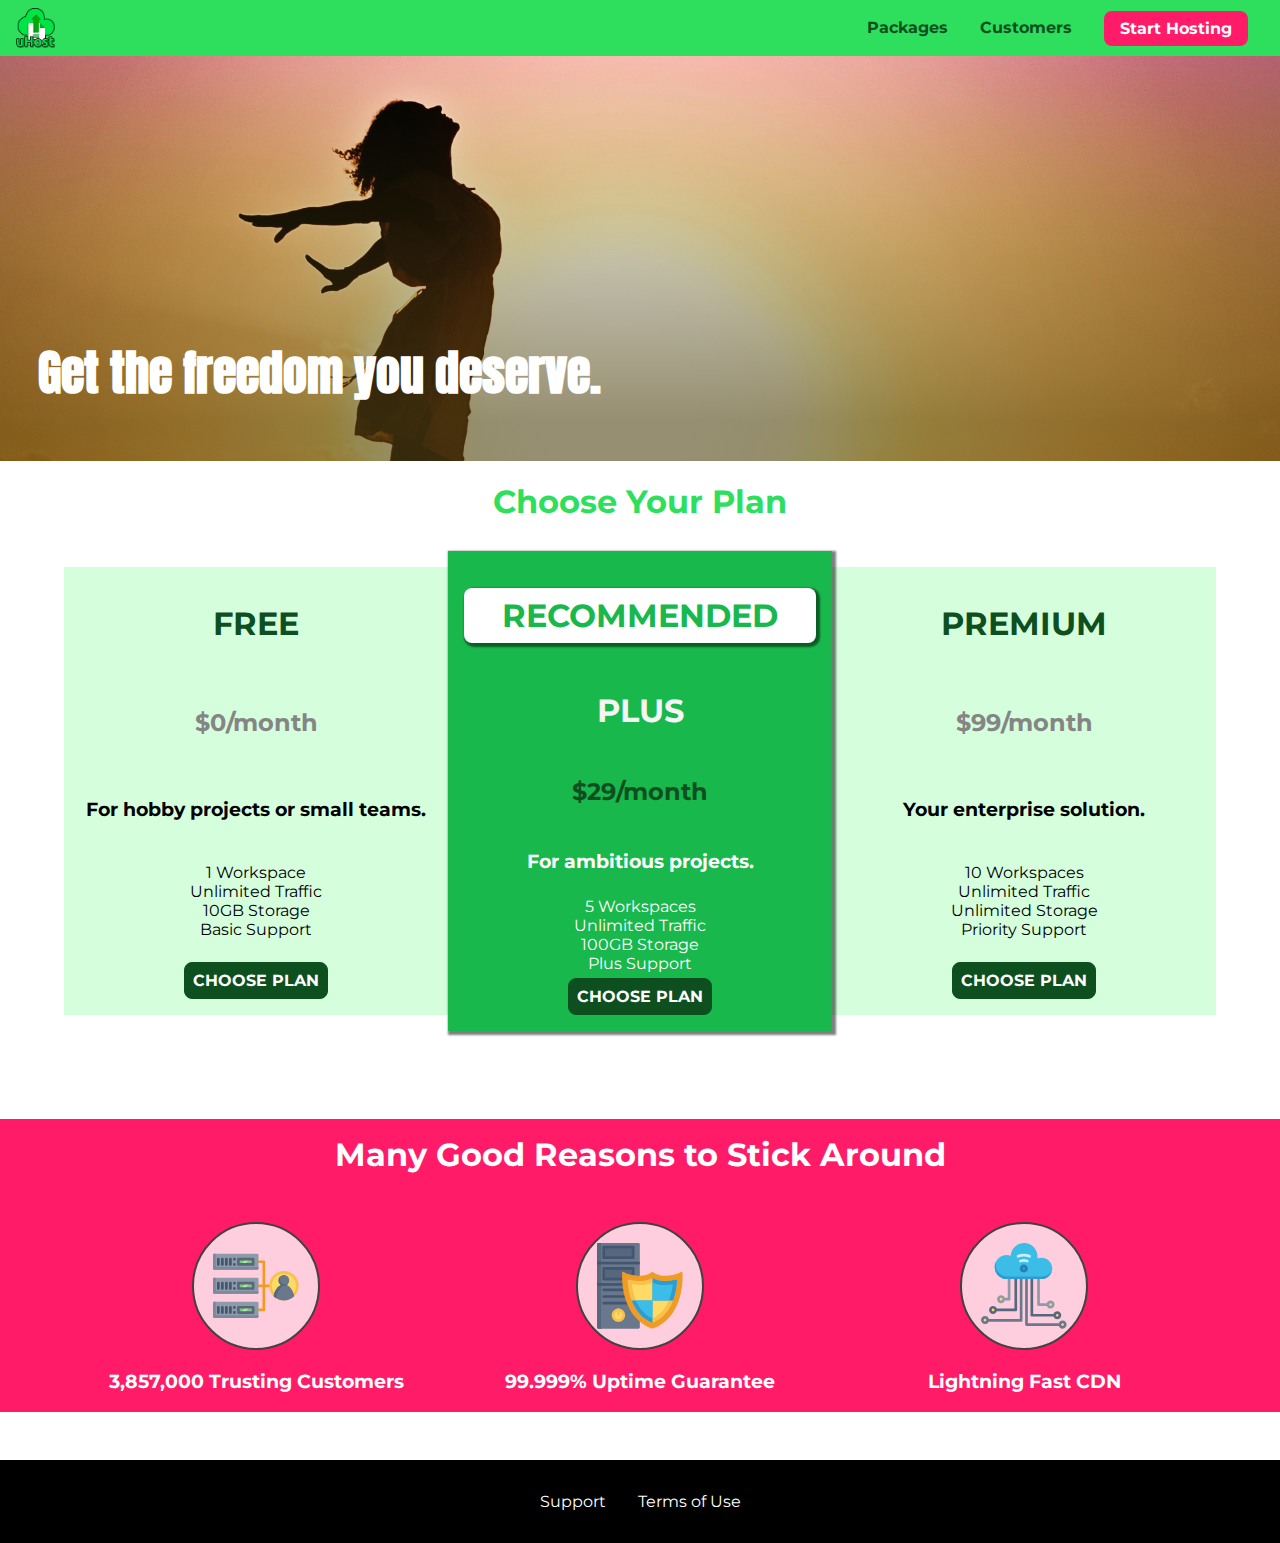
<file: index.html>
<!DOCTYPE html>
<html lang="en">

<head>
    <meta charset="UTF-8">
    <meta http-equiv="X-UA-Compatible" content="ie=edge">
    <meta name="viewport" content="width=device-width, initial-scale=1.0, maximum-scale=2.0">
    <title>uHost</title>
    <link rel="shortcut icon" href="favicon.png">
    <link href="https://fonts.googleapis.com/css?family=Anton" rel="stylesheet">
    <link href="https://fonts.googleapis.com/css?family=Montserrat:400,700" rel="stylesheet">
    <link rel="stylesheet" href="shared.css">
    <link rel="stylesheet" href="main.css">
</head>

<body>
    <div class="backdrop">
        <div class="modal">
            <h1 class="modal__title">Do you want to continue?</h1>
            <div class="modal__actions">
                <a href="start-hosting/index.html" class="modal__action">Yes!</a>
                <button class="modal__action modal__action--negative" type="button">No!</button>
            </div>
        </div>
    </div>
    <header class="main-header">
        <div>
            <button class="toggle-button">
                <span class="toggle-button__bar"></span>
                <span class="toggle-button__bar"></span>
                <span class="toggle-button__bar"></span>
            </button>
            <a href="index.html" class="main-header__brand">
                <img src="images/uhost-icon.png" alt="uHost">
            </a>
        </div>
        <nav class="main-nav">
            <ul class="main-nav__items">
                <li class="main-nav__item">
                    <a href="packages/index.html">Packages</a>
                </li>
                <li class="main-nav__item">
                    <a href="customers/index.html">Customers</a>
                </li>
                <li class="main-nav__item main-nav__item--cta">
                    <a href="start-hosting/index.html">Start Hosting</a>
                </li>
            </ul>
        </nav>
    </header>
    <!-- Mobile Nav -->
    <nav class="mobile-nav">
        <ul class="mobile-nav__items">
            <li class="mobile-nav__item">
                <a href="packages/index.html">Packages</a>
            </li>
            <li class="mobile-nav__item">
                <a href="customers/index.html">Customers</a>
            </li>
            <li class="mobile-nav__item mobile-nav__item--cta">
                <a href="start-hosting/index.html">Start Hosting</a>
            </li>
        </ul>
    </nav>
    <!-- Main -->
    <main>
        <section id="product-overview">
            <h1>Get the freedom you deserve.</h1>
        </section>
        <section id="plans">
            <h1 class="section-title">Choose Your Plan</h1>
            <div class="plan__list">
                <article class="plan">
                    <h1 class="plan__title">FREE</h1>
                    <h2 class="plan__price">$0/month</h2>
                    <h3>For hobby projects or small teams.</h3>
                    <ul class="plan__features">
                        <li>1 Workspace</li>
                        <li>Unlimited Traffic</li>
                        <li>10GB Storage</li>
                        <li>Basic Support</li>
                    </ul>
                    <div>
                        <button class="button">CHOOSE PLAN</button>
                    </div>
                </article>
                <article class="plan plan--highlighted">
                    <h1 class="plan__annotation">RECOMMENDED</h1>
                    <h1 class="plan__title">PLUS</h1>
                    <h2 class="plan__price">$29/month</h2>
                    <h3>For ambitious projects.</h3>
                    <ul class="plan__features">
                        <li>5 Workspaces</li>
                        <li>Unlimited Traffic</li>
                        <li>100GB Storage</li>
                        <li>Plus Support</li>
                    </ul>
                    <div>
                        <button class="button">CHOOSE PLAN</button>
                    </div>
                </article>
                <article class="plan">
                    <h1 class="plan__title">PREMIUM</h1>
                    <h2 class="plan__price">$99/month</h2>
                    <h3>Your enterprise solution.</h3>
                    <ul class="plan__features">
                        <li>10 Workspaces</li>
                        <li>Unlimited Traffic</li>
                        <li>Unlimited Storage</li>
                        <li>Priority Support</li>
                    </ul>
                    <div>
                        <button class="button">CHOOSE PLAN</button>
                    </div>
                </article>
            </div>
        </section>

        <section id="key-features">
            <h1 class="section-title">Many Good Reasons to Stick Around</h1>
            <ul class="key-feature__list">
                <li class="key-feature">
                    <div class="key-feature__image">
                            <svg viewBox="0 0 512 512">
                                <path style="fill:#F09B24;" d="M344,248h-32V112c0-4.418-3.582-8-8-8h-40c-4.418,0-8,3.582-8,8s3.582,8,8,8h32v128h-32  c-4.418,0-8,3.582-8,8s3.582,8,8,8h32v128h-32c-4.418,0-8,3.582-8,8s3.582,8,8,8h40c4.418,0,8-3.582,8-8V264h32c4.418,0,8-3.582,8-8  S348.418,248,344,248z"
                                />
                                <path style="fill:#8E9AA9;" d="M264,64H8c-4.418,0-8,3.582-8,8v80c0,4.418,3.582,8,8,8h256c4.418,0,8-3.582,8-8V72  C272,67.582,268.418,64,264,64z"
                                />
                                <path style="fill:#7C899B;" d="M24,144c-4.418,0-8-3.582-8-8V64H8c-4.418,0-8,3.582-8,8v80c0,4.418,3.582,8,8,8h256  c4.418,0,8-3.582,8-8v-8H24z"
                                />
                                <rect x="152" y="96" style="fill:#B8E3A8;" width="88" height="32" />
                                <g>
                                    <polygon style="fill:#7EC97D;" points="152,96 152,128 166,128 198,96  " />
                                    <polygon style="fill:#7EC97D;" points="220,96 188,128 240,128 240,96  " />
                                </g>
                                <path style="fill:#56677E;" d="M240,136h-88c-4.418,0-8-3.582-8-8V96c0-4.418,3.582-8,8-8h88c4.418,0,8,3.582,8,8v32  C248,132.418,244.418,136,240,136z M160,120h72v-16h-72V120z"
                                />
                                <g>
                                    <path style="fill:#435670;" d="M32,136c-4.418,0-8-3.582-8-8V96c0-4.418,3.582-8,8-8s8,3.582,8,8v32C40,132.418,36.418,136,32,136z   "
                                    />
                                    <path style="fill:#435670;" d="M56,136c-4.418,0-8-3.582-8-8V96c0-4.418,3.582-8,8-8s8,3.582,8,8v32C64,132.418,60.418,136,56,136z   "
                                    />
                                    <path style="fill:#435670;" d="M80,136c-4.418,0-8-3.582-8-8V96c0-4.418,3.582-8,8-8s8,3.582,8,8v32C88,132.418,84.418,136,80,136z   "
                                    />
                                    <path style="fill:#435670;" d="M104,136c-4.418,0-8-3.582-8-8V96c0-4.418,3.582-8,8-8s8,3.582,8,8v32   C112,132.418,108.418,136,104,136z"
                                    />
                                    <path style="fill:#435670;" d="M128,105c-4.418,0-8-3.582-8-8v-1c0-4.418,3.582-8,8-8s8,3.582,8,8v1   C136,101.418,132.418,105,128,105z"
                                    />
                                    <path style="fill:#435670;" d="M128,136c-4.418,0-8-3.582-8-8v-1c0-4.418,3.582-8,8-8s8,3.582,8,8v1   C136,132.418,132.418,136,128,136z"
                                    />
                                </g>
                                <path style="fill:#8E9AA9;" d="M264,208H8c-4.418,0-8,3.582-8,8v80c0,4.418,3.582,8,8,8h256c4.418,0,8-3.582,8-8v-80  C272,211.582,268.418,208,264,208z"
                                />
                                <path style="fill:#7C899B;" d="M24,288c-4.418,0-8-3.582-8-8v-72H8c-4.418,0-8,3.582-8,8v80c0,4.418,3.582,8,8,8h256  c4.418,0,8-3.582,8-8v-8H24z"
                                />
                                <rect x="152" y="240" style="fill:#B8E3A8;" width="88" height="32" />
                                <g>
                                    <polygon style="fill:#7EC97D;" points="152,240 152,272 166,272 198,240  " />
                                    <polygon style="fill:#7EC97D;" points="220,240 188,272 240,272 240,240  " />
                                </g>
                                <path style="fill:#56677E;" d="M240,280h-88c-4.418,0-8-3.582-8-8v-32c0-4.418,3.582-8,8-8h88c4.418,0,8,3.582,8,8v32  C248,276.418,244.418,280,240,280z M160,264h72v-16h-72V264z"
                                />
                                <g>
                                    <path style="fill:#435670;" d="M32,280c-4.418,0-8-3.582-8-8v-32c0-4.418,3.582-8,8-8s8,3.582,8,8v32C40,276.418,36.418,280,32,280   z"
                                    />
                                    <path style="fill:#435670;" d="M56,280c-4.418,0-8-3.582-8-8v-32c0-4.418,3.582-8,8-8s8,3.582,8,8v32C64,276.418,60.418,280,56,280   z"
                                    />
                                    <path style="fill:#435670;" d="M80,280c-4.418,0-8-3.582-8-8v-32c0-4.418,3.582-8,8-8s8,3.582,8,8v32C88,276.418,84.418,280,80,280   z"
                                    />
                                    <path style="fill:#435670;" d="M104,280c-4.418,0-8-3.582-8-8v-32c0-4.418,3.582-8,8-8s8,3.582,8,8v32   C112,276.418,108.418,280,104,280z"
                                    />
                                    <path style="fill:#435670;" d="M128,249c-4.418,0-8-3.582-8-8v-1c0-4.418,3.582-8,8-8s8,3.582,8,8v1   C136,245.418,132.418,249,128,249z"
                                    />
                                    <path style="fill:#435670;" d="M128,280c-4.418,0-8-3.582-8-8v-1c0-4.418,3.582-8,8-8s8,3.582,8,8v1   C136,276.418,132.418,280,128,280z"
                                    />
                                </g>
                                <path style="fill:#8E9AA9;" d="M264,352H8c-4.418,0-8,3.582-8,8v80c0,4.418,3.582,8,8,8h256c4.418,0,8-3.582,8-8v-80  C272,355.582,268.418,352,264,352z"
                                />
                                <path style="fill:#7C899B;" d="M24,432c-4.418,0-8-3.582-8-8v-72H8c-4.418,0-8,3.582-8,8v80c0,4.418,3.582,8,8,8h256  c4.418,0,8-3.582,8-8v-8H24z"
                                />
                                <rect x="152" y="384" style="fill:#B8E3A8;" width="88" height="32" />
                                <g>
                                    <polygon style="fill:#7EC97D;" points="152,384 152,416 166,416 198,384  " />
                                    <polygon style="fill:#7EC97D;" points="220,384 188,416 240,416 240,384  " />
                                </g>
                                <path style="fill:#56677E;" d="M240,424h-88c-4.418,0-8-3.582-8-8v-32c0-4.418,3.582-8,8-8h88c4.418,0,8,3.582,8,8v32  C248,420.418,244.418,424,240,424z M160,408h72v-16h-72V408z"
                                />
                                <g>
                                    <path style="fill:#435670;" d="M32,424c-4.418,0-8-3.582-8-8v-32c0-4.418,3.582-8,8-8s8,3.582,8,8v32C40,420.418,36.418,424,32,424   z"
                                    />
                                    <path style="fill:#435670;" d="M56,424c-4.418,0-8-3.582-8-8v-32c0-4.418,3.582-8,8-8s8,3.582,8,8v32C64,420.418,60.418,424,56,424   z"
                                    />
                                    <path style="fill:#435670;" d="M80,424c-4.418,0-8-3.582-8-8v-32c0-4.418,3.582-8,8-8s8,3.582,8,8v32C88,420.418,84.418,424,80,424   z"
                                    />
                                    <path style="fill:#435670;" d="M104,424c-4.418,0-8-3.582-8-8v-32c0-4.418,3.582-8,8-8s8,3.582,8,8v32   C112,420.418,108.418,424,104,424z"
                                    />
                                    <path style="fill:#435670;" d="M128,393c-4.418,0-8-3.582-8-8v-1c0-4.418,3.582-8,8-8s8,3.582,8,8v1   C136,389.418,132.418,393,128,393z"
                                    />
                                    <path style="fill:#435670;" d="M128,424c-4.418,0-8-3.582-8-8v-1c0-4.418,3.582-8,8-8s8,3.582,8,8v1   C136,420.418,132.418,424,128,424z"
                                    />
                                </g>
                                <path style="fill:#F7C14D;" d="M424,168c-48.523,0-88,39.477-88,88s39.477,88,88,88s88-39.477,88-88S472.523,168,424,168z" />
                                <path style="fill:#FFDB66;" d="M424,184c-39.701,0-72,32.299-72,72s32.299,72,72,72s72-32.299,72-72S463.701,184,424,184z" />
                                <path style="fill:#69788D;" d="M484.893,314.16C476.393,274.588,451.922,248,424,248s-52.393,26.588-60.893,66.16  c-0.605,2.82,0.354,5.749,2.511,7.664C381.731,336.124,402.465,344,424,344s42.269-7.876,58.381-22.176  C484.539,319.909,485.498,316.98,484.893,314.16z"
                                />
                                <path style="fill:#56677E;" d="M434.053,249.171C430.768,248.403,427.411,248,424,248c-27.922,0-52.393,26.588-60.893,66.16  c-0.605,2.82,0.354,5.749,2.511,7.664c3.383,3.002,6.979,5.703,10.734,8.125C384.904,286.243,407.373,255.378,434.053,249.171z"
                                />
                                <path style="fill:#69788D;" d="M424,192c-17.645,0-32,14.355-32,32s14.355,32,32,32s32-14.355,32-32S441.645,192,424,192z" />
                                <path style="fill:#56677E;" d="M432,248c-17.645,0-32-14.355-32-32c0-6.783,2.128-13.076,5.742-18.258  C397.444,203.53,392,213.138,392,224c0,17.645,14.355,32,32,32c10.862,0,20.471-5.444,26.258-13.742  C445.076,245.872,438.783,248,432,248z"
                                />
    
                            </svg>
                    </div>
                    <p class="key-feature__description">3,857,000 Trusting Customers</p>
                </li>
                <li class="key-feature">
                    <div class="key-feature__image">
                            <svg viewBox="0 0 512 512">
                                <path style="fill:#69788D;" d="M248,0H8C3.582,0,0,3.582,0,8v496c0,4.418,3.582,8,8,8h240c4.418,0,8-3.582,8-8V8  C256,3.582,252.418,0,248,0z"
                                />
                                <path style="fill:#56677E;" d="M24,504V8c0-4.418,3.582-8,8-8H8C3.582,0,0,3.582,0,8v496c0,4.418,3.582,8,8,8h24  C27.582,512,24,508.418,24,504z"
                                />
                                <g>
                                    <rect x="0" y="112" style="fill:#435670;" width="256" height="16" />
                                    <rect x="0" y="240" style="fill:#435670;" width="256" height="16" />
                                </g>
                                <path style="fill:#F7C14D;" d="M128,392c-22.056,0-40,17.944-40,40s17.944,40,40,40s40-17.944,40-40S150.056,392,128,392z" />
                                <path style="fill:#FFDB66;" d="M128,408c-13.233,0-24,10.767-24,24s10.767,24,24,24s24-10.767,24-24S141.233,408,128,408z" />
                                <path style="fill:#F7C14D;" d="M128,392c-2.739,0-5.414,0.278-8,0.805V424c0,4.418,3.582,8,8,8c4.418,0,8-3.582,8-8v-31.195  C133.414,392.278,130.739,392,128,392z"
                                />
                                <g>
                                    <path style="fill:#435670;" d="M216,288H40c-4.418,0-8-3.582-8-8s3.582-8,8-8h176c4.418,0,8,3.582,8,8S220.418,288,216,288z"
                                    />
                                    <path style="fill:#435670;" d="M216,328H40c-4.418,0-8-3.582-8-8s3.582-8,8-8h176c4.418,0,8,3.582,8,8S220.418,328,216,328z"
                                    />
                                    <path style="fill:#435670;" d="M216,368H40c-4.418,0-8-3.582-8-8s3.582-8,8-8h176c4.418,0,8,3.582,8,8S220.418,368,216,368z"
                                    />
                                    <path style="fill:#435670;" d="M216,16H40c-4.418,0-8,3.582-8,8v64c0,4.418,3.582,8,8,8h176c4.418,0,8-3.582,8-8V24   C224,19.582,220.418,16,216,16z"
                                    />
                                </g>
                                <rect x="48" y="32" style="fill:#56677E;" width="160" height="48" />
                                <path style="fill:#435670;" d="M216,144H40c-4.418,0-8,3.582-8,8v64c0,4.418,3.582,8,8,8h176c4.418,0,8-3.582,8-8v-64  C224,147.582,220.418,144,216,144z"
                                />
                                <rect x="48" y="160" style="fill:#56677E;" width="160" height="48" />
                                <path style="fill:#F09B24;" d="M511.747,180.237c-0.194-6.537-8.107-10.107-13.135-5.894c-5.6,4.693-42.904,21.282-98.514,21.282  c-33.45,0-64.625-20.999-64.929-21.206c-2.9-1.991-6.764-1.85-9.512,0.346c-2.677,2.135-27.201,20.86-63.793,20.86  c-55.607,0-92.914-16.589-98.515-21.282c-5.028-4.211-12.941-0.645-13.135,5.894c-1.634,54.834,4.655,105.941,18.693,151.903  c12.096,39.604,29.759,74.047,52.497,102.373c27.538,34.304,62.743,59.882,104.66,76.045c3.069,1.918,6.757,1.921,9.83,0  c41.917-16.163,77.122-41.741,104.66-76.045c22.738-28.326,40.401-62.77,52.497-102.373  C507.092,286.179,513.381,235.071,511.747,180.237z"
                                />
                                <path style="fill:#F7C14D;" d="M476.21,221.226c-1.953-1.631-4.568-2.235-7.036-1.628c-21.686,5.327-44.926,8.028-69.075,8.028  c-25.926,0-49.633-8.975-64.955-16.504c-2.307-1.134-5.016-1.091-7.284,0.116c-14.059,7.477-36.919,16.388-65.994,16.388  c-24.153,0-47.394-2.701-69.075-8.028c-5.155-1.268-10.221,2.966-9.894,8.261c2.077,33.693,7.668,65.635,16.616,94.935  c22.774,74.565,66.139,126.334,128.888,153.868c2.032,0.891,4.397,0.891,6.43,0c61.777-27.107,104.716-78.876,127.62-153.868  c8.948-29.3,14.539-61.241,16.616-94.935C479.224,225.319,478.163,222.856,476.21,221.226z"
                                />
                                <path style="fill:#FFDB66;" d="M331.609,451.727c-52.604-25.289-89.304-70.987-109.144-135.944  c-6.532-21.39-11.162-44.336-13.82-68.447c17.133,2.852,34.952,4.291,53.22,4.291c29.394,0,53.376-7.793,69.978-15.561  c17.44,7.736,41.656,15.561,68.256,15.561c18.267,0,36.085-1.439,53.219-4.291c-2.659,24.112-7.288,47.06-13.82,68.448  C419.545,381.108,383.27,426.805,331.609,451.727z"
                                />
                                <g>
                                    <path style="fill:#2C9DD4;" d="M479.066,227.858c0.157-2.539-0.903-5.002-2.856-6.633s-4.568-2.235-7.036-1.628   c-21.686,5.327-44.926,8.028-69.075,8.028c-25.926,0-49.633-8.975-64.955-16.504c-1.057-0.52-2.2-0.78-3.345-0.806l-0.072,133.351   h123.601c2.556-6.746,4.933-13.702,7.123-20.874C471.398,293.493,476.989,261.552,479.066,227.858z"
                                    />
                                    <path style="fill:#2C9DD4;" d="M206.658,343.667c24.153,63.42,65.028,108.108,121.743,132.995c1.031,0.452,2.147,0.673,3.263,0.666   l0.063-133.661H206.658z"
                                    />
                                </g>
                                <g>
                                    <path style="fill:#3CBDE8;" d="M439.497,315.783c6.532-21.389,11.161-44.336,13.82-68.448c-17.134,2.852-34.952,4.291-53.219,4.291   c-26.6,0-50.815-7.824-68.256-15.561l-0.116,107.601h97.758C433.179,334.807,436.524,325.518,439.497,315.783z"
                                    />
                                    <path style="fill:#3CBDE8;" d="M232.523,343.667c21.144,50.298,54.363,86.56,99.087,108.06l0.117-108.06H232.523z" />
                                </g>
                            </svg>
                    </div>
                    <p class="key-feature__description">99.999% Uptime Guarantee</p>
                </li>
                <li class="key-feature">
                    <div class="key-feature__image">
                            <svg viewBox="0 0 512 512">
                                <path style="fill:#8E9AA9;" d="M168,200c-4.418,0-8,3.582-8,8v120h-17.376c-3.302-9.311-12.194-16-22.624-16  c-13.234,0-24,10.767-24,24s10.766,24,24,24c10.429,0,19.321-6.689,22.624-16H168c4.418,0,8-3.582,8-8V208  C176,203.582,172.418,200,168,200z"
                                />
                                <path style="fill:#FFDB66;" d="M120,328c-4.411,0-8,3.589-8,8s3.589,8,8,8s8-3.589,8-8S124.411,328,120,328z" />
                                <path style="fill:#56677E;" d="M208,200c-4.418,0-8,3.582-8,8v184H94.624C91.322,382.689,82.43,376,72,376  c-13.234,0-24,10.767-24,24s10.766,24,24,24c10.429,0,19.321-6.689,22.624-16H208c4.418,0,8-3.582,8-8V208  C216,203.582,212.418,200,208,200z"
                                />
                                <path style="fill:#FFDB66;" d="M72,392c-4.411,0-8,3.589-8,8s3.589,8,8,8s8-3.589,8-8S76.411,392,72,392z" />
                                <path style="fill:#69788D;" d="M240,208c-4.418,0-8,3.582-8,8v239H47.24c-2.671-10.34-12.078-18-23.24-18c-13.234,0-24,10.767-24,24  s10.766,24,24,24c9.666,0,18.009-5.747,21.809-14H240c4.418,0,8-3.582,8-8V216C248,211.582,244.418,208,240,208z"
                                />
                                <path style="fill:#FFDB66;" d="M24,453c-4.411,0-8,3.589-8,8s3.589,8,8,8s8-3.589,8-8S28.411,453,24,453z" />
                                <path style="fill:#69788D;" d="M488,464c-10.429,0-19.321,6.689-22.624,16H280V208c0-4.418-3.582-8-8-8s-8,3.582-8,8v280  c0,4.418,3.582,8,8,8h193.376c3.302,9.311,12.194,16,22.624,16c13.234,0,24-10.767,24-24S501.234,464,488,464z"
                                />
                                <path style="fill:#FFDB66;" d="M488,480c-4.411,0-8,3.589-8,8s3.589,8,8,8s8-3.589,8-8S492.411,480,488,480z" />
                                <path style="fill:#56677E;" d="M456,408c-10.429,0-19.321,6.689-22.624,16H312V208c0-4.418-3.582-8-8-8s-8,3.582-8,8v224  c0,4.418,3.582,8,8,8h129.376c3.302,9.311,12.194,16,22.624,16c13.234,0,24-10.767,24-24S469.234,408,456,408z"
                                />
                                <path style="fill:#FFDB66;" d="M456,424c-4.411,0-8,3.589-8,8s3.589,8,8,8s8-3.589,8-8S460.411,424,456,424z" />
                                <path style="fill:#8E9AA9;" d="M416,344c-10.429,0-19.321,6.689-22.624,16H352V208c0-4.418-3.582-8-8-8s-8,3.582-8,8v160  c0,4.418,3.582,8,8,8h49.376c3.302,9.311,12.194,16,22.624,16c13.234,0,24-10.767,24-24S429.234,344,416,344z"
                                />
                                <path style="fill:#FFDB66;" d="M416,360c-4.411,0-8,3.589-8,8s3.589,8,8,8s8-3.589,8-8S420.411,360,416,360z" />
                                <path style="fill:#3CBDE8;" d="M362,88c-8.741,0-17.231,1.751-25.06,5.085C337.646,88.797,338,84.43,338,80  c0-44.112-35.888-80-80-80c-42.823,0-77.895,33.816-79.909,76.149C170.393,73.415,162.244,72,154,72c-39.701,0-72,32.299-72,72  s32.299,72,72,72h208c35.29,0,64-28.71,64-64S397.29,88,362,88z"
                                />
                                <path style="fill:#2C9DD4;" d="M368,200H160c-39.701,0-72-32.299-72-72c0-5.863,0.721-11.559,2.05-17.019  C84.918,120.88,82,132.102,82,144c0,39.701,32.299,72,72,72h208c30.389,0,55.88-21.296,62.379-49.743  C413.565,186.327,392.352,200,368,200z"
                                />
                                <path style="fill:#2A7DB5;" d="M256,128c-13.234,0-24,10.767-24,24s10.766,24,24,24c13.233,0,24-10.767,24-24S269.233,128,256,128z"
                                />
                                <path style="fill:#2C9DD4;" d="M256,144c-4.411,0-8,3.589-8,8s3.589,8,8,8c4.411,0,8-3.589,8-8S260.411,144,256,144z" />
                                <g>
                                    <path style="fill:#C5F1FA;" d="M221.755,87.695c-2.994,0-5.864-1.688-7.233-4.572c-1.894-3.991-0.194-8.763,3.798-10.657   C230.157,66.849,242.834,64,256,64c13.166,0,25.844,2.849,37.68,8.466c3.992,1.895,5.692,6.666,3.798,10.657   s-6.666,5.692-10.657,3.798C277.144,82.328,266.774,80,256,80c-10.774,0-21.144,2.328-30.821,6.921   C224.072,87.446,222.904,87.695,221.755,87.695z"
                                    />
                                    <path style="fill:#C5F1FA;" d="M276.545,116.618c-1.148,0-2.316-0.249-3.424-0.774C267.745,113.293,261.985,112,256,112   c-5.985,0-11.745,1.293-17.121,3.844c-3.991,1.895-8.763,0.192-10.657-3.798c-1.894-3.992-0.193-8.764,3.798-10.657   C239.557,97.813,247.625,96,256,96c8.376,0,16.444,1.813,23.98,5.389c3.991,1.894,5.692,6.665,3.798,10.657   C282.41,114.93,279.539,116.618,276.545,116.618z"
                                    />
                                </g>
    
                            </svg>
                    </div>
                    <p class="key-feature__description">Lightning Fast CDN</p>
                </li>
            </ul>
        </section>
    </main>
    <footer class="main-footer">
        <nav>
            <ul>
                <li>
                    <a href="#">Support</a>
                </li>
                <li>
                    <a href="#">Terms of Use</a>
                </li>
            </ul>
        </nav>
    </footer>
    <script src="shared.js"></script>
</body>

</html>
</file>
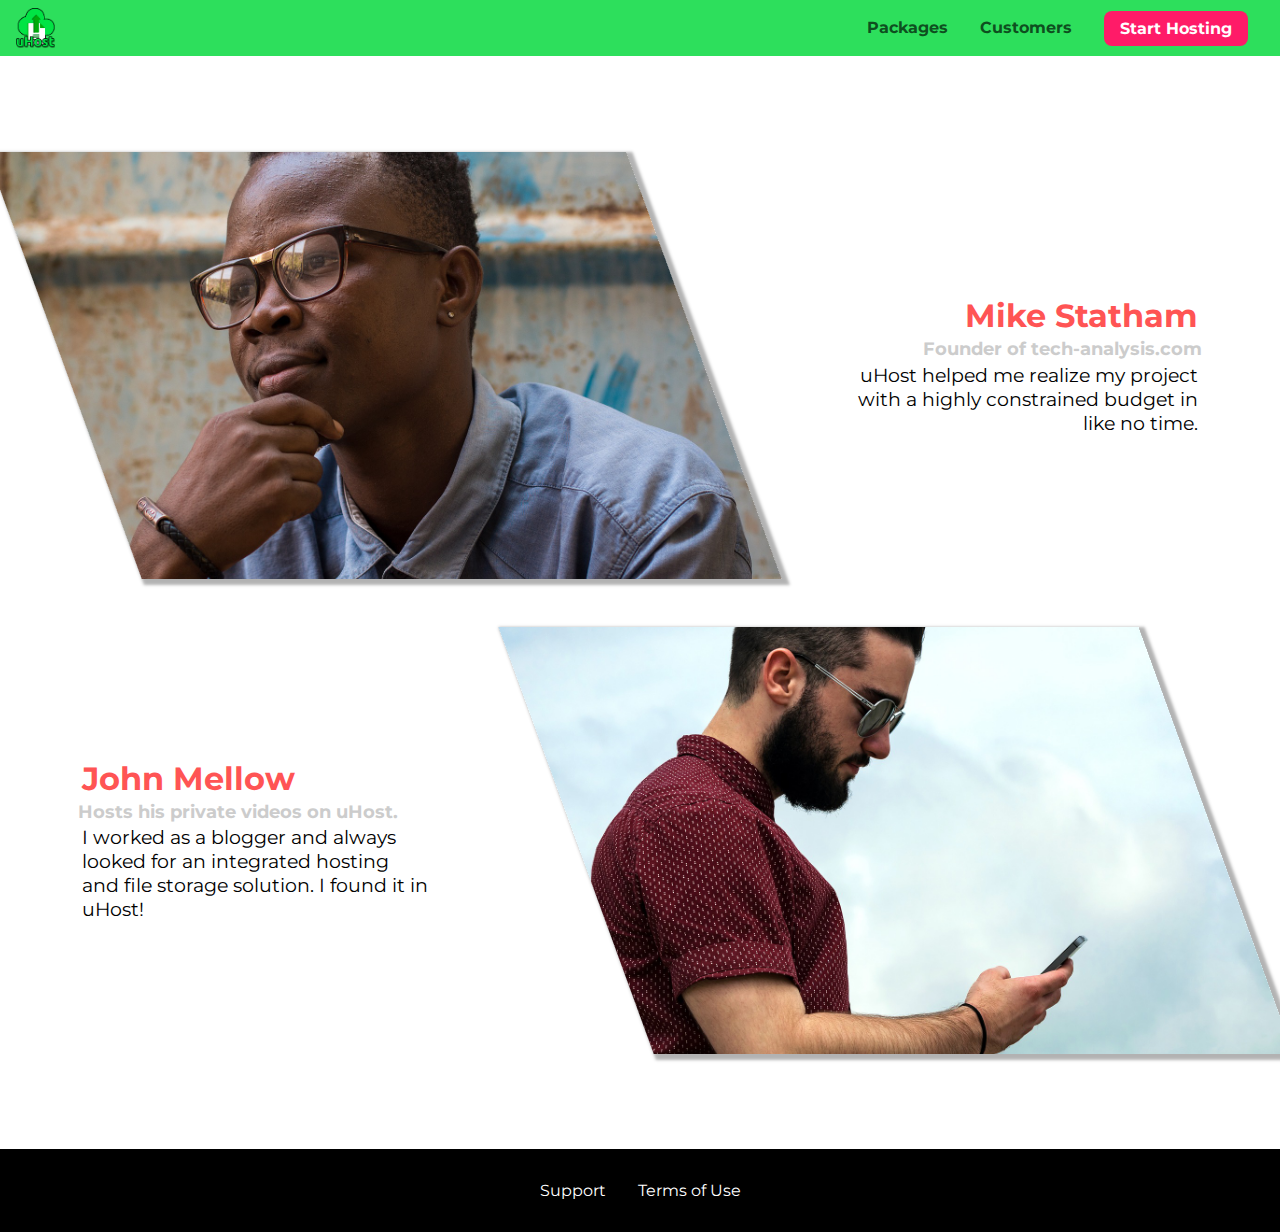
<file: customers/index.html>
<!DOCTYPE html>
<html lang="en">

<head>
    <meta charset="UTF-8">
    <meta http-equiv="X-UA-Compatible" content="ie=edge">
    <meta name="viewport" content="width=device-width, initial-scale=1.0">
    <title>uHost Customers</title>
    <link rel="shortcut icon" href="../favicon.png">
    <link href="https://fonts.googleapis.com/css?family=Anton|Montserrat:400,700" rel="stylesheet">
    <link rel="stylesheet" href="../shared.css">
    <link rel="stylesheet" href="customers.css">
</head>

<body>
    <div class="backdrop"></div>
    <header class="main-header">
        <div>
            <button class="toggle-button">
                <span class="toggle-button__bar"></span>
                <span class="toggle-button__bar"></span>
                <span class="toggle-button__bar"></span>
            </button>
            <a href="../index.html" class="main-header__brand">
                <img src="../images/uhost-icon.png" alt="uHost">
            </a>
        </div>
        <nav class="main-nav">
            <ul class="main-nav__items">
                <li class="main-nav__item">
                    <a href="../packages/index.html">Packages</a>
                </li>
                <li class="main-nav__item">
                    <a href="index.html">Customers</a>
                </li>
                <li class="main-nav__item main-nav__item--cta">
                    <a href="../start-hosting/index.html">Start Hosting</a>
                </li>
            </ul>
        </nav>
    </header>
    <!-- Mobile Nav -->
    <nav class="mobile-nav">
        <ul class="mobile-nav__items">
            <li class="mobile-nav__item">
                <a href="../packages/index.html">Packages</a>
            </li>
            <li class="mobile-nav__item">
                <a href="index.html">Customers</a>
            </li>
            <li class="mobile-nav__item mobile-nav__item--cta">
                <a href="../start-hosting/index.html">Start Hosting</a>
            </li>
        </ul>
    </nav>
    <main>
        <div>
            <div class="testimonial" id="customer-1">
                <div class="testimonial__image-container">
                    <img src="../images/customer-1.jpg" alt="Mike Statham - Customer" class="testimonial__image">
                </div>
                <div class="testimonial__info">
                    <h1 class="testimonial__name">Mike Statham</h1>
                    <h2 class="testimonial__subtitle">Founder of
                        <a href="tech-analysis.com">tech-analysis.com</a>
                    </h2>
                    <p class="testimonial__text">uHost helped me realize my project with a highly constrained budget in like no time.</p>
                </div>
            </div>
            <div class="testimonial" id="customer-2">

                <div class="testimonial__info">
                    <h1 class="testimonial__name">John Mellow</h1>
                    <h2 class="testimonial__subtitle">Hosts his private videos on uHost.
                    </h2>
                    <p class="testimonial__text">I worked as a blogger and always looked for an integrated hosting and file storage solution. I found
                        it in uHost!
                    </p>
                </div>
                <div class="testimonial__image-container">
                    <img src="../images/customer-2.jpg" alt="John Mellow - Customer" class="testimonial__image">
                </div>
            </div>
        </div>
    </main>
    <footer class="main-footer">
        <nav>
            <ul>
                <li>
                    <a href="#">Support</a>
                </li>
                <li>
                    <a href="#">Terms of Use</a>
                </li>
            </ul>
        </nav>
    </footer>
    <script src="../shared.js"></script>
</body>

</html>
</file>
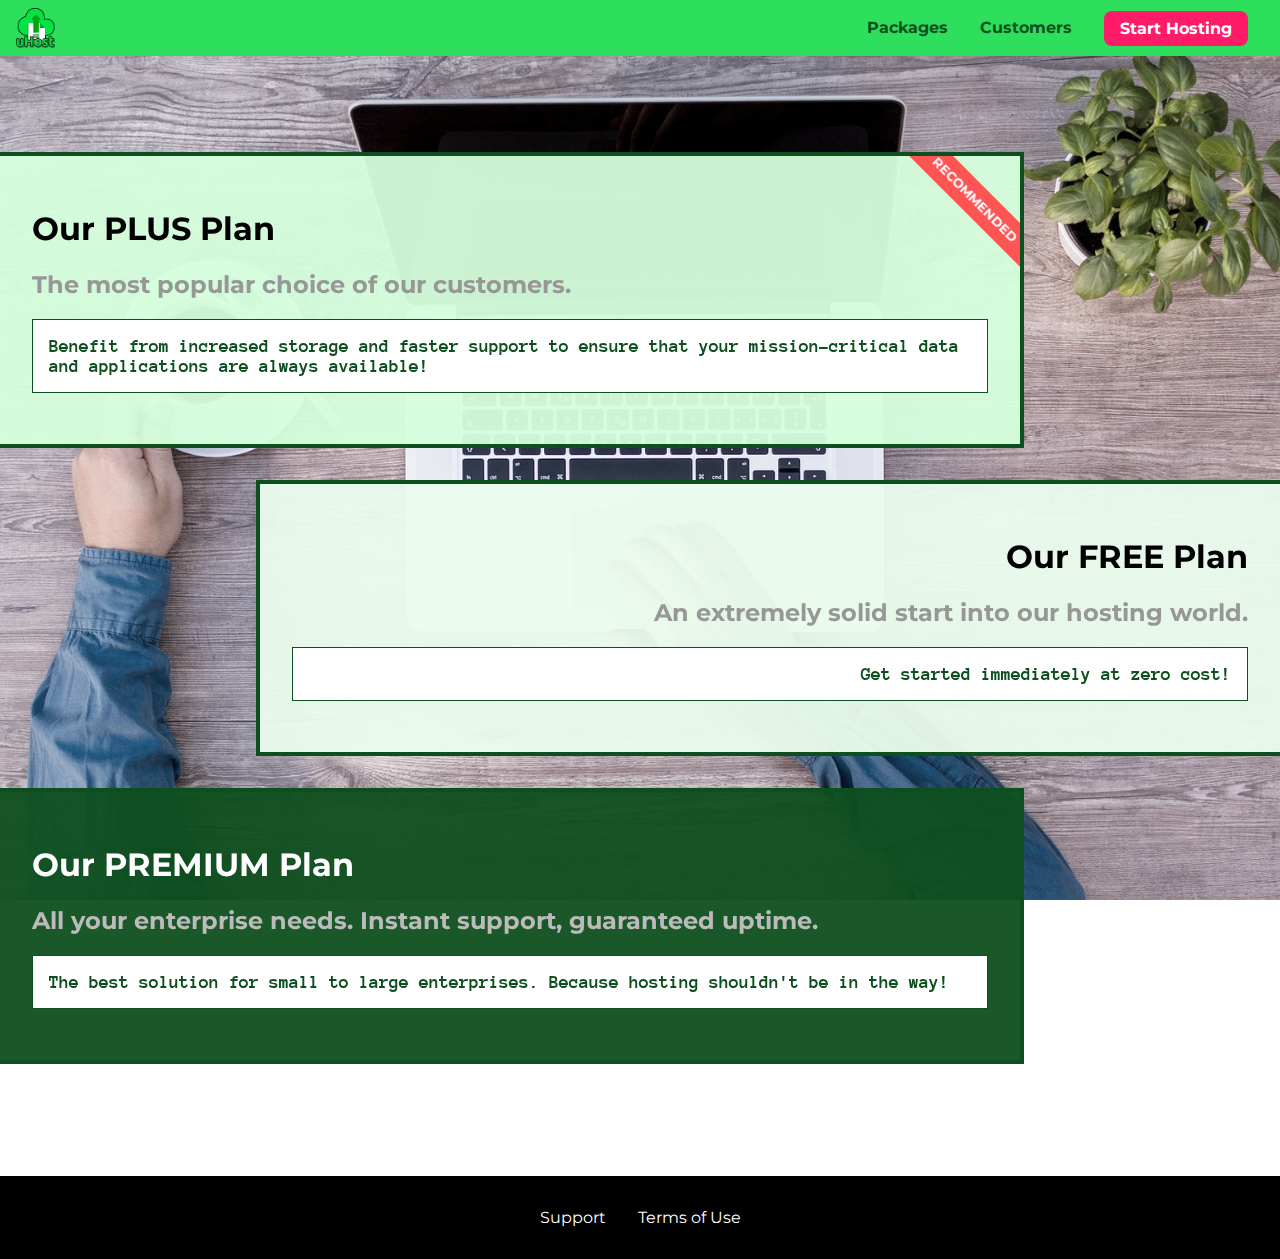
<file: packages/index.html>
<!DOCTYPE html>
<html lang="en">

<head>
    <meta charset="UTF-8">
    <meta http-equiv="X-UA-Compatible" content="ie=edge">
    <meta name="viewport" content="width=device-width, initial-scale=1.0">
    <title>uHost</title>
    <link rel="shortcut icon" href="../favicon.png">
    <link href="https://fonts.googleapis.com/css?family=Montserrat:400,700" rel="stylesheet">
    <link rel="stylesheet" href="../shared.css">
    <link rel="stylesheet" href="packages.css">
</head>

<body>
    <div class="backdrop"></div>
    <div class="background"></div>
    <header class="main-header">
        <div>
            <button class="toggle-button">
                <span class="toggle-button__bar"></span>
                <span class="toggle-button__bar"></span>
                <span class="toggle-button__bar"></span>
            </button>
            <a href="../index.html" class="main-header__brand">
                <img src="../images/uhost-icon.png" alt="uHost">
            </a>
        </div>
        <nav class="main-nav">
            <ul class="main-nav__items">
                <li class="main-nav__item">
                    <a href="index.html">Packages</a>
                </li>
                <li class="main-nav__item">
                    <a href="../customers/index.html">Customers</a>
                </li>
                <li class="main-nav__item main-nav__item--cta">
                    <a href="../start-hosting/index.html">Start Hosting</a>
                </li>
            </ul>
        </nav>
    </header>
    <!-- Mobile Nav -->
    <nav class="mobile-nav">
        <ul class="mobile-nav__items">
            <li class="mobile-nav__item">
                <a href="index.html">Packages</a>
            </li>
            <li class="mobile-nav__item">
                <a href="../customers/index.html">Customers</a>
            </li>
            <li class="mobile-nav__item mobile-nav__item--cta">
                <a href="../start-hosting/index.html">Start Hosting</a>
            </li>
        </ul>
    </nav>
    <main>
        <section class="package" id="plus">
            <a href="#">
                <h1 class="package__title">Our PLUS Plan</h1>
                <h2 class="package__badge">RECOMMENDED</h2>
                <h2 class="package__subtitle">The most popular choice of our customers.</h2>
                <p class="package__info">Benefit from increased storage and faster support to ensure that your mission-critical data and applications
                    are always available!</p>
            </a>
        </section>
        <section class="package" id="free">
            <a href="#">
                <h1 class="package__title">Our FREE Plan</h1>
                <h2 class="package__subtitle">An extremely solid start into our hosting world.</h2>
                <p class="package__info">Get started immediately at zero cost!</p>
            </a>
        </section>
        <div class="clearfix"></div>
        <section class="package" id="premium">
            <a href="#">
                <h1 class="package__title">Our PREMIUM Plan</h1>
                <h2 class="package__subtitle">All your enterprise needs. Instant support, guaranteed uptime. </h2>
                <p class="package__info">The best solution for small to large enterprises. Because hosting shouldn't be in the way!</p>
            </a>
        </section>
    </main>
    <footer class="main-footer">
        <nav>
            <ul>
                <li>
                    <a href="#">Support</a>
                </li>
                <li>
                    <a href="#">Terms of Use</a>
                </li>
            </ul>
        </nav>
    </footer>
    <script src="../shared.js"></script>
</body>

</html>
</file>
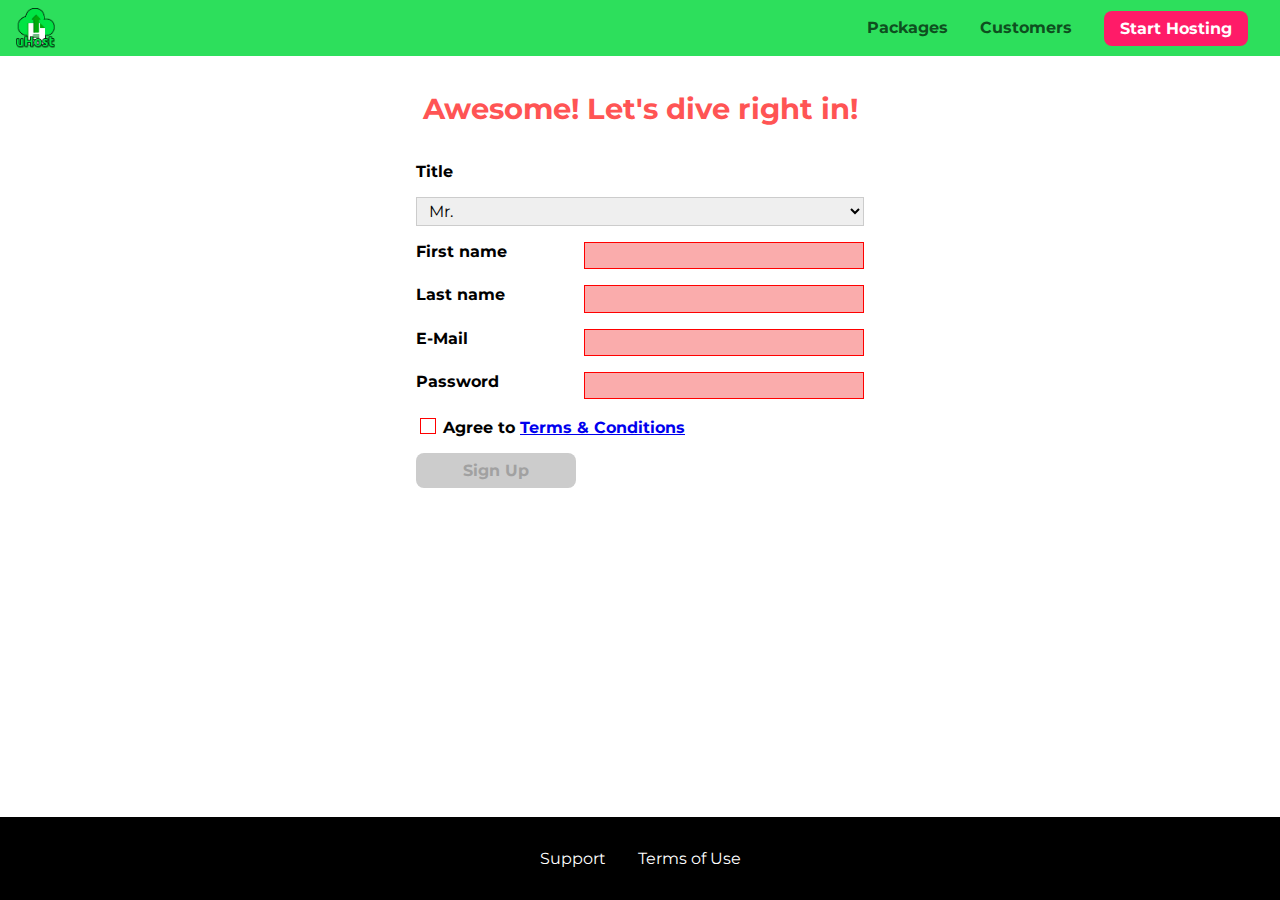
<file: start-hosting/index.html>
<!DOCTYPE html>
<html lang="en">

<head>
    <meta charset="UTF-8">
    <meta name="viewport" content="width=device-width, initial-scale=1.0">
    <meta http-equiv="X-UA-Compatible" content="ie=edge">
    <title>uHost Signup</title>
    <link rel="shortcut icon" href="../favicon.png">
    <link href="https://fonts.googleapis.com/css?family=Anton|Montserrat:400,700" rel="stylesheet">
    <link rel="stylesheet" href="../shared.css">
    <link rel="stylesheet" href="start-hosting.css">
</head>

<body>
    <div class="backdrop"></div>
    <header class="main-header">
        <div>
            <button class="toggle-button">
                <span class="toggle-button__bar"></span>
                <span class="toggle-button__bar"></span>
                <span class="toggle-button__bar"></span>
            </button>
            <a href="../index.html" class="main-header__brand">
                <img src="../images/uhost-icon.png" alt="uHost - Your favorite hosting company">
            </a>
        </div>
        <nav class="main-nav">
            <ul class="main-nav__items">
                <li class="main-nav__item">
                    <a href="../packages/index.html">Packages</a>
                </li>
                <li class="main-nav__item">
                    <a href="../customers/index.html">Customers</a>
                </li>
                <li class="main-nav__item main-nav__item--cta">
                    <a href="index.html">Start Hosting</a>
                </li>
            </ul>
        </nav>
    </header>
    <nav class="mobile-nav">
        <ul class="mobile-nav__items">
            <li class="mobile-nav__item">
                <a href="../packages/index.html">Packages</a>
            </li>
            <li class="mobile-nav__item">
                <a href="../customers/index.html">Customers</a>
            </li>
            <li class="mobile-nav__item mobile-nav__item--cta">
                <a href="index.html">Start Hosting</a>
            </li>
        </ul>
    </nav>
    <main class="signup-page">
        <h1 class="signup-title">Awesome! Let's dive right in!</h1>
        <form action="index.html" class="signup-form">

            <label for="title">Title</label>
            <select id="title">
                <option value="mr">Mr.</option>
                <option value="ms">Ms.</option>
            </select>
            <label for="first-name">First name</label>
            <input type="text" id="first-name" required>
            <label for="last-name">Last name</label>
            <input type="text" id="last-name" required>
            <label for="email">E-Mail</label>
            <input type="email" id="email" required>
            <label for="password">Password</label>
            <input type="password" id="password" required>
            
            <div class="signup-form__checkbox">
                <input type="checkbox" id="agree-terms" required>
                <label for="agree-terms">Agree to
                    <a href="#">Terms &amp; Conditions</a>
                </label>
            </div>
            
            <button type="submit" class="button" disabled>Sign Up</button>
        </form>
    </main>
    <footer class="main-footer">
        <nav>
            <ul>
                <li>
                    <a href="#">Support</a>
                </li>
                <li>
                    <a href="#">Terms of Use</a>
                </li>
            </ul>
        </nav>
    </footer>
    <script src="../shared.js"></script>
</body>

</html>
</file>
<file: shared.css>
:root {
    --dark-green: #0e4f1f;
    --highlight-color: #ff1b68;
}

* {
    box-sizing: border-box;
}

/* html {
    height: 100%;
} */

html {
    height: 100%;
}

body {
    font-family: 'Montserrat', sans-serif;
    margin: 0;
    padding-top: 3.5rem;
}

@supports(display: grid) {
    body {
        display: grid;    
        grid-template-rows: 3.5rem auto fit-content(8rem);
        grid-template-areas: "header"
                            "main"
                            "footer";
        padding-top: 0;
        height: 100%;
    }
}

main {
    /* min-height: calc(100vh - 3.5rem - 8rem); */
    grid-row: 2 / span 1;
}

.backdrop {
    /* position: relative; */
    position: fixed;
    display: none;
    top:0;
    left:0;
    z-index: 100;
    width: 100vw;
    height: 100vh;
    background: rgba(0,0,0,0.5);
}

/* -------------- */
/* Header */

.main-header {
    width: 100%;
    position: fixed;
    top: 0;
    background: #2ddf5c;
    padding: 0.5rem 1rem;
    z-index: 60;
    display: -webkit-box;
    display: -ms-flexbox;
    display: -webkit-flex;
    display: flex;
    align-items: center;
    justify-content: space-between;
}

.main-header > div {
    display: inline-block;
    vertical-align: middle;
}

.toggle-button {
    width: 3rem;
    background: transparent;
    border: none;
    cursor: pointer;
    padding-top: 0;
    padding-bottom: 0;
    vertical-align: middle;
}

.toggle-button:focus {
    outline: none;
}

.toggle-button__bar {
    width: 100%;
    height: 0.2rem;
    background: black;
    display: block;
    margin: 0.6rem 0;
}

.main-header__brand {
    color: #0e4f1f;
    text-decoration: none;
    font-weight: bold;
}

.main-header__brand img {
    /* height: 100%; */
    height: 2.5rem;
    vertical-align: middle;
}

.main-nav {
    display: none;
}

.main-nav__items {
    margin: 0;
    margin: 0;
    list-style: none;
    display: flex;

}

.main-nav__item {
    margin: 0 1rem;
}
.main-nav__item a,
.mobile-nav__item a{
    text-decoration: none;
    color: var(--dark-green);
    font-weight: bold;
    padding: 0.2rem 0;
}
/* .main-nav__item a::after {
    content: "(Link)";
    color: red;
    font-size: 10px;
} */

.main-nav__item a:active,
.main-nav__item a:hover,
.mobile-nav__item a:active,
.mobile-nav__item a:hover  {
    color: white;
    border-bottom: 1px solid white;
}

.main-nav__item--cta a,
.mobile-nav__item--cta a{
    color: white;
    background: var(--highlight-color);
    padding: 0.5rem 1rem;
    border-radius: 8px;
}

.main-nav__item--cta a:hover,
.main-nav__item--cta a:active {
    color: var(--highlight-color);
    background: white;
    border: none;
}

@media (min-width:40rem) {
    .toggle-button {
        display: none;
    }
    .main-nav {
        /* display: inline-block;
        text-align: right;
        width: calc(100% - 44px);
        vertical-align: middle; */
        display: flex;
    }
}

/* -------------- */
/* Footer */
.main-footer {
    background: black;
    padding: 2rem;
    margin-top: 3rem;
    grid-row: 3 / span 1;
}

.main-footer ul {
    list-style: none;
    margin: 0;
    padding: 0;
    display: flex;
    flex-direction: column;
    align-items: center;
    justify-content: space-around;
}

.main-footer li {
    margin: 0.5rem 0;
}

.main-footer a {
    color: white;
    text-decoration: none;
}

.main-footer a:hover,
.main-footer a:active {
    color: #ccc;
}

/* Button */
.button {
    background: var(--dark-green);
    color: white;
    font: inherit; 
    border: 1.5px solid var(--dark-green);
    padding: 0.5rem;
    border-radius: 8px;
    font-weight: bold;
    cursor: pointer;
}

.button:hover,
.button:active {
    background: white;
    color: var(--dark-green);
}

.button:focus {
    outline: none;
}

.button[disabled] {
    cursor: not-allowed;
    border: #a1a1a1;
    background: #ccc;
    color: #a1a1a1;

}

/* mobile-nav */
.mobile-nav {
    display: none;
    position: fixed;
    z-index: 101;
    top: 0;
    left: 0;
    background: white;
    width: 80%;
    height: 100vh;
}

.mobile-nav__items {
    width: 90%;
    height: 100%;
    list-style: none;
    /* margin: 10% auto; */
    padding: 0;
    /* text-align: center; */
    display: flex;
    flex-direction: column;
    justify-content: center;
    align-items: center;
}

.mobile-nav__item {
    margin: 1rem 0;
}

.mobile-nav__item a {
    font-size: 1.5rem;
}

/* Open class */
.open {
    display: block !important;
    opacity: 1 !important;
    transform: translateY(0) !important;
}

@media (min-width:40rem) {
    .main-footer ul {
        flex-direction: row;
        justify-content: center;
    }

    .main-footer li {
        margin: 0 1rem;
    }
}
</file>
<file: main.css>
#product-overview {
    /* background-image: url("freedom.jpg");
    background-size: cover;
    background-position: left 0% top 10%; */
    /* background-repeat: no-repeat;
    background-origin:border-box;
    background-clip:border-box; */

    /* Similar to */
    background: linear-gradient(to top, rgba(80,68,18,0.6) 10%,transparent),url("images/freedom.jpg") center/cover no-repeat border-box, #ff1b68;

    /* background-image: linear-gradient(to right top,red,blue,transparent); */
    /* background-image:radial-gradient(circle at top left,red,blue,green); */
    /* background-image:radial-gradient(circle at 20% 50%,red,blue,green); */
    /* background-image:radial-gradient(eclipse closest-corner at 20% 50%,red,blue,green); */
  
    background-attachment: scroll;
    /* background-position: left top;     No crop on left or top */
    /* background-position: center; */
    width: 100vw;
    height: 35vh;
    /* border: 5px dashed red; */
    position: relative;
}

#product-overview h1 {
    color: white;
    font-family: 'Anton', sans-serif;
    position: absolute;
    bottom: 5%;
    left: 3%;
    font-size: 1.6rem;
}

@media (min-width: 40rem) and (min-height: 40rem) {
    #product-overview {
        height: 45vh;
        background-position: 50% 25%;
    }

    #product-overview h1 {
        font-size: 3rem;
    }
}

.section-title {
    color: #2ddf5c;
    text-align: center;
}
/* -------------- */
/* Plans */

.plan {
    background: #d5ffdc;
    text-align: center;
    padding: 1rem;
    margin: 0.5rem 0;
    width: 100%;
}


.plan--highlighted {
    background: #19b84c;
    color: white;
    /* box-shadow: 2px 2px 2px 2px rgba(0,0,0,0.5); */
}

.plan__annotation {
    background: white;
    color: #19b84c;
    padding: 0.5rem;
    box-shadow: 2px 2px 2px 2px rgba(0,0,0,0.5);
    border-radius: 8px;
}

.plan__title {
    color: #0e4f1f;
}

.plan__price {
    color: #858585;
}

.plan--highlighted .plan__title {
    color: whitesmoke;
}

.plan--highlighted .plan__price {
    color: #0e4f1f;
}


.plan__features {
    list-style: none;
    margin: 0;
    padding: 0; 
}



.plan_features li {
    margin: 0.5rem 0;
}


@media (min-width: 40rem) and (orientation: landscape) {
    .plan__list {
        width: 100%;
        display: flex;
        align-items: center;
        justify-content: center;
    }
    
    .plan {
        width: 30%;
        min-width: 13rem;
        max-width: 25rem;
        display: flex;
        flex-direction: column;
        justify-content: space-between;
        height: 28rem;
    }

    .plan--highlighted {
        box-shadow: 2px 2px 2px 2px rgba(0,0,0,0.5);
        height: 30rem;
        z-index: 50;
    }
    
}
/* -------------- */
/* Key Features */
#key-features {
    background: #ff1b68;
    margin-top: 5rem;
}

#key-features .section-title {
    color: white;
    margin: 2rem;
    padding: 1rem;
}

.key-feature__list {
    list-style: none;
    margin: 0;
    padding: 0;
    text-align:center;
}

.key-feature {
    /* display: inline-block; */
    /* width: 30%; */
    vertical-align: top;
}

.key-feature__image {
    background: #ffcede;
    width: 128px;
    height: 128px;
    border: 2px solid #424242;
    border-radius: 50%;
    margin: 0 auto;
    padding: 1.2rem;
}

.key-feature__description {
    text-align: center;
    font-weight: bold;
    color: white;
    font-size: 1.2rem;
}

@media (min-width: 40rem) {
    .key-feature__list {
        display: flex;
        justify-content: center;
    }
    .key-feature {
        width: 30%; 
        max-width: 25rem;
    }
}

/* -------------- */
/* Modal */
.modal {
    position: fixed;
    opacity: 0;
    transform: translateY(-30rem);
    /* -webkit-transition: opacity 200ms ease-out 1s, transform 500ms ease-out 1s;
    -moz-transition: opacity 200ms ease-out 1s, transform 500ms ease-out 1s;
    -o-transition: opacity 200ms ease-out 1s, transform 500ms ease-out 1s; */
    -webkit-transition: opacity 200ms ease-out 1s, transform 500ms ease-out 1s;
    z-index: 200;
    top: 20%;
    left: 30%;
    width: 40%;
    background: white;
    padding: 1rem;
    border: 1px solid #ccc;
    box-shadow: 1px 1px 1px rgba(0, 0, 0, 0.5);
}
  
.modal__title {
    text-align: center;
    margin: 0 0 1rem 0;
}

.modal__actions {
    text-align: center;
}

.modal__action {
    border: 1px solid #0e4f1f;
    background: #0e4f1f;
    text-decoration: none;
    color: white;
    font: inherit;
    padding: 0.5rem 1rem;
    cursor: pointer;
}

.modal__action:hover,
.modal__action:active {
    background: #2ddf5c;
    border-color: #2ddf5c;
}

.modal__action--negative {
    background: red;
    border-color: red;
}

.modal__action--negative:hover,
.modal__action--negative:active {
    background: #ff5454;
    border-color: #ff5454;
}
</file>
<file: customers/customers.css>
.testimonial {
    font-size: 1.2rem;
}
  
/* .testimonial__list {
  width: 80%;
  margin: auto;
} */

.testimonial:first-of-type {
  margin-top: 6rem;
}

.testimonial__image-container {
  width: 60%;
  /* min-width: 350px; */
  max-width: 40rem;
  box-shadow: 3px 3px 3px 3px rgba(0,0,0,0.3);
  transform: skewX(20deg);
  overflow: hidden;
}

.testimonial__image {
  width: 100%;
  vertical-align: top;
  transform: skew(-20deg) scale(1.4);
}


.testimonial__info {
  text-align: right;
  padding: 0.9rem;
}

#customer-2.testimonial {
  text-align: right;
}

#customer-2 .testimonial__info {
  text-align: left;
}

.testimonial__name {
  margin: 0.2rem;
  color: #ff5454;
  font-size: 2rem;
}

.testimonial__subtitle {
  margin: 0;
  font-size: 1.1rem;
  color: #ccc;
}

.testimonial__subtitle a {
  color: inherit;
  text-decoration: none;
}

.testimonial__subtitle a:hover,
.testimonial__subtitle a:active {
  color: #7a7a7a;
}

.testimonial__text {
  margin: 0.2rem;
}

@media (min-width:40rem) {
  .testimonial {
    margin: 3rem auto;
    max-width: 1500px;
    display: flex;
    align-items: center;
    justify-content: space-around;
  }
  .testimonial__image-container {
    width: 66%;
  }

  .testimonial__info {
    width: 30%
  }

}
</file>
<file: packages/packages.css>
@font-face {
    font-family: "AnonymousPro";
    src: url("anonymousPro-Regular.ttf") format("truetype");
}

@font-face {
    font-family: "AnonymousPro";
    src: url("anonymousPro-Bold.ttf") format("truetype");
    font-weight: 700;
}

main {
    padding-top: 2rem;

}

.background {
    background: url("../images/plans-background.jpg") center/cover;
    filter: grayscale(40%);
    width: 100vw;
    height: 100vh;
    position: fixed;
    z-index: -1;

}

.package {
    width: 80%;
    margin: 1rem 0;
    border: 4px solid #0e4f1f;
    border-left: none; 
    position: relative;
    overflow: hidden;
}

.package:hover,
.package:active {
    box-shadow: 2px 2px 4px rgba(0,0,0,0.5);
    border-color: #ff5454 !important;
}


.package a {
    text-decoration: none;
    color: inherit;
    display: block;
    padding: 2rem;
}

.package__badge {
    position: absolute;
    top: 0px;
    right: 0;
    margin: 0;
    font-size: 0.8rem;
    color: white;
    background: #ff5454;
    padding: 0.5rem;
    transform: rotateZ(45deg) translateX(3.5rem) translateY(-1rem);
    transform-origin: center;
    width: 12rem;
    text-align: center;
}

.package__subtitle {
    color: #979797;

}

.package__info {
    padding: 1rem;
    border: 1px solid #0e4f1f;
    /* font-size: 1.2rem; */
    color: #0e4f1f;
    background: white;
    /* line-height: 2; */
    /* text-decoration: overline; */
    /* text-decoration: line-through dotted red; */
    /* text-decoration: underline wavy green; */
    /* text-shadow: 2px 2px 7px gray; */
    /* text-shadow: 2px 2px 20px rgb(221,128,128); */
    /* font: italic small-caps 700 1.2rem/2 "AnonymousPro", sans-serif; */
    /* font-style font-variant font-weight font-size/line-height font-family */
    font: 700 1.2rem "AnonymousPro", sans-serif;
    /* font-display: swap | block | fallback | optional | auto */
}

.clearfix {
    clear: both;
}

#plus {
    background: rgba(213,255,220,0.95);
}

#free {
    background: rgba(234,252,237,0.95);
    float: right;
    border-right: none;
    border-left: 4px solid #0e4f1f;
    text-align: right;
}


#premium {
    background: rgba(14,79,31,0.95);
}

#premium .package__title {
    color: white;
}

#premium .package__subtitle {
    color: #bbb;
}

@media (min-width: 40rem) {
    main {
        margin: 3rem auto;
        max-width: 1500px;
    }
}

@media (min-width: 1500px) {
    .package {
        border-left: 4px solid #0e4f1f;
    }
    #free {
        border-right: 4px solid #0e4f1f;
    }

    #free:hover,
    #free:active {
        border-right-color: #ff5454;
    }

}
</file>
<file: start-hosting/start-hosting.css>
main {
    padding-top: 1rem;
}


.signup-title {
    text-align: center;
    font-size: 1.8rem;
    color: #ff5454;
}

.signup-form {
    padding: 1rem;
    display: grid;
}

.signup-form label {
    font-weight: bold;
}

.signup-form label,
.signup-form input,
.signup-form select {
    display: block;
    width: 100%;
}

.singup-form input.invalid,
.signup-form select.invalid,
.signup-form :invalid{
    border-color: red !important;
    background:#faacac;
}

/* .signup-form input[type="checkbox"]  */
/* .signup-form input[id*="terms"] */
.signup-form input[id*="terms"],
.signup-form input[id*="terms"] + label{
    display: inline-block;
    width: auto;
    vertical-align: bottom;
}

.signup-form input:not([type="checkbox"]),
.signup-form select {
    border: 1px solid #ccc;
    padding: 0.2rem 0.5rem;
    font: inherit;
}

.signup-form input:focus,
.signup-form select:focus {
    outline: none;
    background: #d8f3df;
    border-color: #2ddf5c;
}

.signup-form input[type="checkbox"] {
    border: 1px solid #ccc;
    background: white;
    width: 1rem;
    height: 1rem;
    -webkit-appearance: none;
    -moz-appearance: none;
    appearance: none;
}
.signup-form input[type="checkbox"]:checked {
    background: #2ddf5c;
    border: #0e4f1f;
}


.signup-form button[type="submit"] {
    display: block;
}

@media (min-width: 40rem) {

    .signup-form {
        margin: auto;
        width: 30rem;
        grid-template-columns: 10rem auto;
        grid-row-gap: 1rem;
        grid-column-gap: 0.5rem;
    }

    .signup-form [id="title"] {
        grid-column: span 2;
    }


    .signup-form__checkbox {
        grid-column: span 2;
    }


}
</file>
